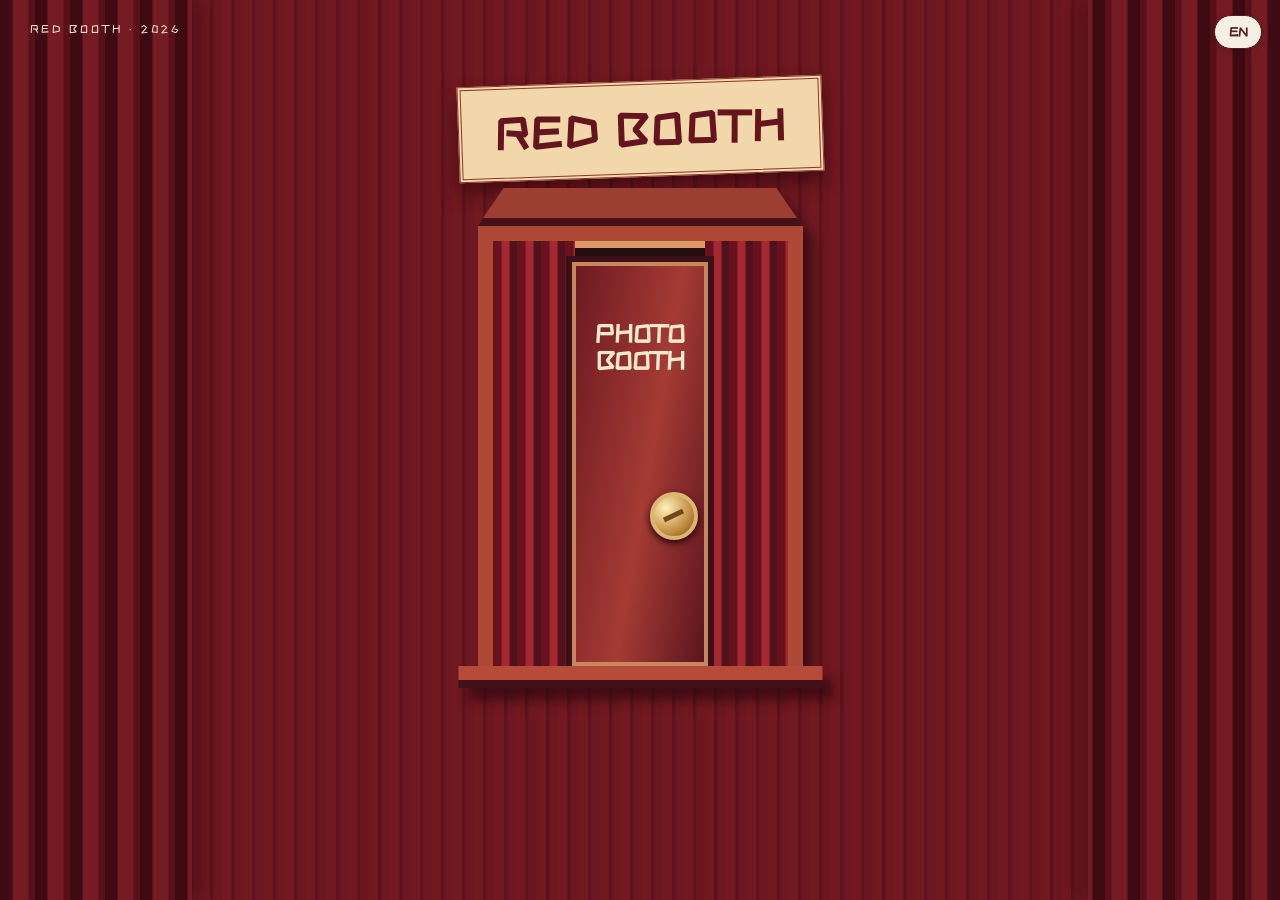
<file: index.html>
<!doctype html><html lang="zh-CN"><head><meta charset="UTF-8"><meta name="viewport" content="width=device-width,initial-scale=1"><meta name="theme-color" content="#711b23"><title>Red Booth</title><link rel="stylesheet" href="style.css"></head><body>
<button id="languageToggle" class="language-toggle" type="button" aria-label="Switch to English">EN</button>
<main>
<section id="welcome" class="screen welcome active" aria-label="照相馆入口" data-i18n-aria="welcomeArea"><span class="welcome-corner">RED BOOTH · 2026</span><div class="booth-wrap"><div class="booth-sign">RED BOOTH</div><div class="booth"><div class="booth-roof"></div><div class="booth-body"><div class="booth-curtain left"></div><div class="booth-curtain right"></div><div class="booth-door"><span data-i18n="doorLabel">PHOTO<br>BOOTH</span><button id="doorHandle" class="door-handle" aria-label="转动门把手" data-i18n-aria="doorHandle"><i></i></button></div></div><div class="booth-base"></div></div></div><button id="enterBtn" class="enter-btn" data-i18n="enter" hidden>进入 ↗</button></section>
<section id="studio" class="screen studio" aria-label="照片亭" data-i18n-aria="studioArea"><button id="homeBtn" class="corner-brand">✳ RED BOOTH</button>
<section id="formatStage" class="stage format-stage active"><div class="page-marker">01 / 04</div><h1 data-i18n="chooseFormat">选择照片格式</h1><div id="formatOptions" class="format-options"></div><button id="toFrames" class="next-btn" data-i18n="next">下一步 →</button></section>
<section id="selectStage" class="stage frame-stage"><div class="page-marker">02 / 04</div><h1 data-i18n="chooseFrame">选择相框</h1><div class="frame-center"><div id="framePreview" class="strip-preview"></div></div><div id="frameOptions" class="frame-options"></div><div class="stage-actions"><button id="backToFormats" class="plain-btn" data-i18n="back">← 返回</button><button id="toCapture" class="next-btn" data-i18n="next">下一步 →</button></div></section>
<section id="captureStage" class="stage capture-stage"><div class="page-marker">03 / 04</div><div class="capture-main"><div class="camera-shell"><div class="camera-top"><span data-i18n="live">● REC</span><span data-i18n="smile">SMILE, YOU'RE HERE! ✷</span></div><div class="camera-viewport"><video id="camera" autoplay playsinline muted></video><div id="cameraPlaceholder" class="camera-placeholder"><span>✦</span></div><div id="countOverlay" class="count-overlay" hidden></div></div><div class="camera-controls"><button id="openCamera" class="camera-open" aria-label="开启摄像头" data-i18n-aria="openCamera"><span class="camera-icon"><i></i></span><small data-i18n="openCamera">开启摄像头</small></button><button id="takePhoto" class="shutter" disabled aria-label="拍一张" data-i18n-aria="takePhoto"><i></i></button><button id="uploadBtn" class="upload-link" data-i18n="uploadPhotos">上传照片 ↗</button></div><p id="cameraMessage" class="camera-message">照片仅在本机处理</p></div><div class="shots-panel"><div class="shots-meta"><span id="shotCount">0 / 4</span><span data-i18n="shots">SHOTS</span></div><div id="shotGrid" class="shot-grid"></div><div class="capture-bottom"><button id="backToFrames" class="plain-btn" data-i18n="back">← 返回</button><button id="toPrint" class="next-btn" data-i18n="printNext" disabled>PRINT →</button></div></div></div></section>
<section id="uploadStage" class="stage upload-stage"><button id="backToCamera" class="upload-back" data-i18n="back">← BACK</button><div class="upload-center"><div id="uploadIntro"><div class="floating-photos" aria-hidden="true"><div></div><div></div><div></div></div><h1 data-i18n="uploadTitle">上传照片</h1></div><p id="uploadStatus">选择照片填满空位</p><div id="uploadPreview" class="upload-preview" hidden></div><button id="chooseFiles" class="upload-choose" data-i18n="chooseFiles">选择照片 ↗</button><button id="uploadPrint" class="next-btn" data-i18n="printNext" disabled>PRINT →</button></div></section>
<section id="printStage" class="stage print-stage"><div class="print-sign"><span>RED BOOTH</span><strong id="printTitle">PRINTING</strong><small id="printStatus" data-i18n="pleaseWait">请稍候</small></div><div class="printer"><div class="printer-slot"><div id="printingStrip" class="printing-strip"></div></div><div class="printer-inner"></div><div class="printer-foot" data-i18n="pickHere">PICK UP HERE ↓</div></div><div id="printTimer" class="print-timer"><strong id="printCountdown">5</strong><span data-i18n="seconds">SECONDS</span></div><button id="pickUpBtn" class="pick-up-btn" data-i18n="pickUp" hidden>PICK UP ↗</button></section>
<section id="resultStage" class="stage result-stage theme-white"><aside class="background-picker" aria-label="展示背景" data-i18n-aria="backgroundArea"><span data-i18n="background">BACKGROUND</span><div id="backgroundOptions"></div></aside><div class="result-center"><img id="resultImage" alt="照片预览" data-i18n-alt="photoPreview"><div class="result-actions"><button id="printBtn" data-i18n="print">PRINT</button><button id="downloadBtn" data-i18n="download">DOWNLOAD</button><button id="restartBtn" data-i18n="restart">RESTART</button></div></div></section>
<input id="fileInput" type="file" accept="image/*" multiple hidden></section></main><script src="i18n.js"></script><script src="script.js"></script></body></html>
</file>
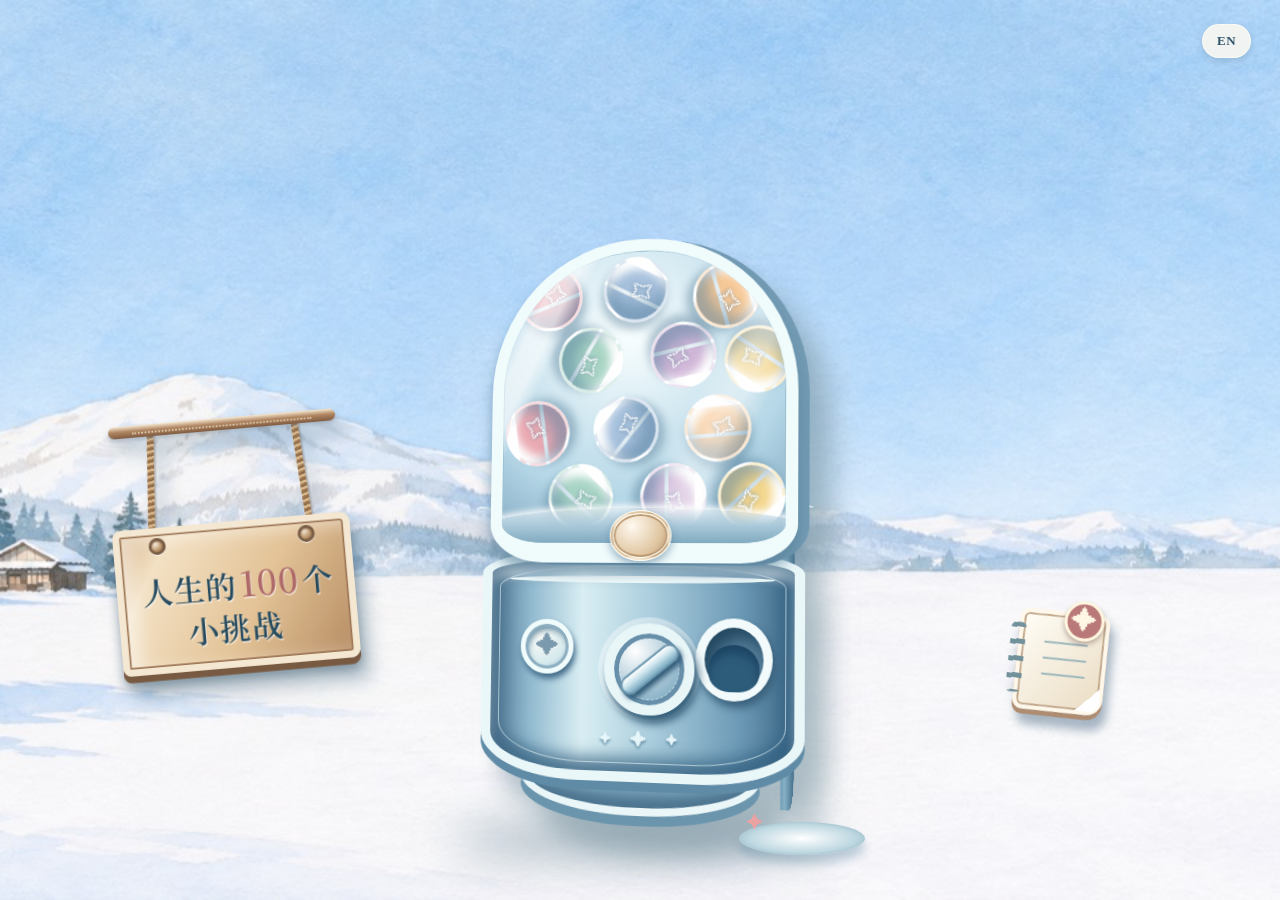
<file: life-challenges/index.html>
<!doctype html>
<html lang="zh-CN">
<head>
  <meta charset="utf-8">
  <meta name="viewport" content="width=device-width, initial-scale=1">
  <meta name="theme-color" content="#b4d4e8">
  <meta name="description" content="从一百件人生小挑战中，抽取今天的勇气。">
  <title>人生的 100 个小挑战 · 雪日扭蛋机</title>
  <link rel="preconnect" href="https://fonts.googleapis.com">
  <link rel="preconnect" href="https://fonts.gstatic.com" crossorigin>
  <link href="https://fonts.googleapis.com/css2?family=Noto+Serif+SC:wght@400;500;600;700&family=Noto+Sans+SC:wght@400;500;600;700&display=swap" rel="stylesheet">
  <link rel="stylesheet" href="style.css">
  <link rel="stylesheet" href="redesign.css">
  <link rel="stylesheet" href="minimal.css">
  <link rel="stylesheet" href="features.css">
  <link rel="stylesheet" href="polish.css">
  <link rel="stylesheet" href="language.css">
</head>
<body>
  <div class="scene" id="scene">
    <button id="languageToggle" class="language-toggle" type="button" aria-label="Switch to English">EN</button>
    <div class="sky-glow"></div><div class="moon"></div><div class="snowfall" id="snowfall" aria-hidden="true"></div>
    <div class="mountains" aria-hidden="true"><i></i><i></i><i></i></div>
    <div class="town" aria-hidden="true"><div class="house h1"><b></b></div><div class="house h2"><b></b></div><div class="house h3"><b></b></div><div class="tree t1"></div><div class="tree t2"></div><div class="tree t3"></div></div>
    <div class="ground" aria-hidden="true"></div><div class="snow-decor" aria-hidden="true"><div class="snowman"><i></i><b></b></div><div class="fir fir-a"></div><div class="fir fir-b"></div><div class="fir fir-c"></div><div class="gift gift-a"></div><div class="gift gift-b"></div><div class="stars">✳ &nbsp; ✦ &nbsp; ✳</div></div>
    <header class="site-header" aria-hidden="true"></header>
    <main class="main">
      <div class="intro"><div class="signpost"><div class="sign-rope rope-left"></div><div class="sign-rope rope-right"></div><div class="sign-arrow"><h1 id="mainTitle">人生的<span>100</span>个<br>小挑战</h1></div></div></div>
      <div class="machine-area">
        <div class="machine-shadow"></div>
        <div class="machine-tilt" id="machineTilt" aria-label="立体扭蛋机">
          <div class="machine-side"></div><div class="machine-top"></div>
          <div class="machine-face">
            <div class="machine-sign" aria-hidden="true"><span class="machine-emblem">✧</span></div>
            <div class="glass"><div class="glass-back"></div><div class="capsules" id="capsules" aria-hidden="true"></div><div class="glass-glare"></div><div class="dome-rim"></div></div>
            <div class="machine-body"><span class="metal-line"></span><div class="coin" aria-hidden="true"><span>✦</span></div><button class="lever" id="drawBtn" type="button" aria-label="转动旋钮，抽一个挑战" title="转动旋钮，抽一个挑战"><i></i></button><div class="chute"><div class="chute-inner"></div></div><div class="body-label" aria-hidden="true"><span>✦</span><span>✦</span><span>✦</span></div></div>
            <div class="machine-foot"></div>
          </div>
        </div>
        <div class="tray"><span>✦</span><i></i></div>
      </div>
      <div class="action-panel"><button id="openBookBtn" class="book-sticker" type="button" aria-label="打开记录本" title="打开记录本"><span class="sticker-page"><i></i><i></i><i></i><b>✦</b></span><span id="bookBadge" class="sticker-dot" hidden></span></button></div>
    </main>
  </div>
  <div class="result-overlay" id="resultOverlay" hidden><div class="result-backdrop"></div><div class="result-stage" role="dialog" aria-modal="true" aria-labelledby="resultTitle"><button id="closeResult" class="close-button" type="button" aria-label="关闭">×</button><div class="result-heading" id="resultTitle">你的今日挑战来了 ✦</div><div class="result-capsule" id="resultCapsule"><div class="capsule-top"></div><div class="capsule-bottom"></div><div class="capsule-star">✦</div></div><div class="paper" id="paper"><div class="paper-top">A LITTLE ADVENTURE FOR YOU</div><div class="paper-number" id="paperNumber">NO. 001</div><div class="paper-text" id="paperText"></div><div class="paper-bottom">愿你在平凡的一天里，遇见一点惊喜。 ✳</div></div><div class="result-buttons"><button id="saveBtn" class="save-button" type="button" aria-label="放进记录本" title="放进记录本"><span class="save-glyph" aria-hidden="true">▤<b>＋</b></span></button><button id="againBtn" class="again-button" type="button" aria-label="再抽一个" title="再抽一个"><span aria-hidden="true">↻</span></button></div></div></div>
  <div class="book-overlay" id="bookOverlay" hidden><div class="book-backdrop"></div><section class="notebook" role="dialog" aria-modal="true" aria-labelledby="bookTitle"><button id="closeBookBtn" class="book-close" type="button" aria-label="关闭记录本">×</button><div class="book-spine" aria-hidden="true"></div><div class="book-header"><small id="bookKicker">MY LITTLE ADVENTURES</small><h2 id="bookTitle">小挑战记录本</h2><p id="bookSummary">把想做的小事，慢慢完成。</p></div><div id="bookList" class="book-list"></div><div class="book-footer" id="bookFooter">每打一个勾，都是人生里闪亮的一页 ✦</div></section></div>
  <script type="module" src="script.js?v=4"></script>
</body>
</html>
</file>
<file: style.css>
@import url('https://fonts.googleapis.com/css2?family=ZCOOL+KuaiLe&display=swap');
:root{--font-ui:'ZCOOL KuaiLe','Comic Sans MS',cursive;--font-display:'ZCOOL KuaiLe','Comic Sans MS',cursive;color:#241b1b;font-family:var(--font-ui)}*{box-sizing:border-box}html,body{margin:0;min-height:100%;background:#f5f2ed}button{font:inherit;cursor:pointer}button:disabled{opacity:.45;cursor:not-allowed}button:focus-visible{outline:3px solid #e6b77b;outline-offset:4px}[hidden]{display:none!important}.screen,.stage{display:none}.screen.active,.stage.active{display:block}.studio{min-height:100svh;position:relative}.corner-brand{position:absolute;top:22px;left:25px;z-index:10;border:0;background:none;color:inherit;font-weight:700;letter-spacing:2px}.font-picker{position:absolute;top:20px;right:24px;z-index:10;display:flex;gap:6px;align-items:center;font-size:11px}.font-picker span{opacity:.6;margin-right:6px}.font-picker button{background:#fff8;border:1px solid currentColor;padding:6px 9px;border-radius:40px;font-size:11px}.font-picker button[aria-pressed=true]{background:#7b1d26;color:#fff;border-color:#7b1d26}.page-marker{font-size:11px;letter-spacing:3px;opacity:.6}.stage h1{font-family:var(--font-display);font-size:clamp(28px,4vw,42px);font-weight:500;margin:15px 0 0}.next-btn{border:1px solid #1e1920;background:#1e1920;color:#fff;padding:13px 29px;font-weight:700;letter-spacing:1px;min-width:138px}.next-btn:not(:disabled):hover{transform:translateY(-2px)}.plain-btn{border:0;background:none;padding:13px;color:inherit}.stage-actions{display:flex;align-items:center;justify-content:space-between;width:min(650px,90vw);margin:20px auto 0}.welcome{position:relative;min-height:100svh;overflow:hidden;color:#f8e8ce;background:repeating-linear-gradient(90deg,#5d131b 0 3px,#6d1720 4px 11px,#711820 12px 21px),#5d131b;text-align:center}.welcome:before,.welcome:after{content:'';position:absolute;top:0;bottom:0;width:15%;background:repeating-linear-gradient(90deg,#3f0b12 0 12px,#741b23 13px 28px,#591019 29px 35px);box-shadow:8px 0 20px #26060966}.welcome:before{left:0}.welcome:after{right:0;transform:scaleX(-1)}.welcome-corner{position:absolute;top:23px;left:30px;z-index:2;font-size:11px;letter-spacing:3px}.booth-wrap{width:min(365px,74vw);margin:9svh auto 0;position:relative;z-index:1}.booth-sign{padding:22px 8px;background:#f1d7aa;color:#64151e;border:4px double #8d3730;font-size:clamp(27px,4vw,44px);font-weight:700;letter-spacing:3px;transform:rotate(-2deg);box-shadow:0 10px 18px #22010888}.booth{margin:11px 20px 0;filter:drop-shadow(10px 12px 6px #21030b99)}.booth-roof{height:38px;background:#9c3e32;clip-path:polygon(8% 0,92% 0,100% 100%,0 100%);border-bottom:8px solid #45101a}.booth-body{height:min(440px,50vh);min-height:300px;position:relative;border:15px solid #ae4936;border-bottom:0;background:#260b10;overflow:hidden;box-shadow:inset 0 0 0 7px #d99a68}.booth-curtain{position:absolute;top:0;bottom:0;width:28%;background:repeating-linear-gradient(90deg,#68121d 0 8px,#a62731 9px 16px,#52121d 17px 24px);z-index:1}.booth-curtain.left{left:0}.booth-curtain.right{right:0}.booth-door{position:absolute;inset:5% 27% 0;background:linear-gradient(100deg,#6d1922,#a53b34 55%,#5c1520);border:4px solid #c9875e;box-shadow:0 0 0 6px #3b1018;z-index:2;transform-origin:left center;transition:transform .6s}.booth-door.open{transform:perspective(500px) rotateY(-50deg)}.booth-door>span{display:block;margin-top:42%;font-size:25px;font-weight:700;line-height:1.1}.door-handle{position:absolute;right:6px;top:57%;border:4px solid #dbb574;background:radial-gradient(circle at 30% 30%,#fff1b5,#bb8338 68%,#764524);width:48px;height:48px;border-radius:50%;box-shadow:0 3px 7px #260307}.door-handle i{display:block;background:#75451c;width:21px;height:5px;margin:auto;transform:rotate(-25deg)}.booth-base{height:22px;background:#b74b39;border-bottom:8px solid #411018;transform:scaleX(1.12)}.enter-btn{position:relative;z-index:2;margin:25px auto;border:0;background:#eed2a0;color:#5d1720;padding:14px 45px;font-weight:700;letter-spacing:3px}.format-stage{min-height:100svh;padding:100px 24px 55px;text-align:center;background:#f5f2ed}.format-options{display:flex;align-items:end;justify-content:center;gap:clamp(15px,5vw,75px);margin:45px auto 40px;max-width:950px}.format-card{width:240px;max-width:30%;border:0;background:none;padding:10px;color:inherit;text-align:center}.format-card[aria-pressed=true] .format-mini{outline:3px solid #8b2430;outline-offset:10px}.format-mini{margin:0 auto 22px;background:#211c20;padding:8px;display:grid;gap:4px;box-shadow:5px 7px 15px #0002}.format-mini span{display:block;background:#f9f8f5}.format-mini.vertical{width:64px;height:190px;grid-template-rows:repeat(4,1fr)}.format-mini.square{width:154px;height:188px;grid-template-columns:repeat(2,1fr);grid-template-rows:repeat(2,1fr);padding-top:22px;padding-bottom:22px}.format-mini.landscape{width:195px;height:125px;grid-template-columns:repeat(2,1fr);padding-top:20px;padding-bottom:20px}.format-card strong{display:block;font-family:var(--font-display);font-size:20px;font-weight:500}.format-card small{display:block;font-size:12px;color:#797170;margin-top:6px}.frame-stage{min-height:100svh;text-align:center;padding:90px 20px 36px;color:#f8e9d5;background:radial-gradient(#ddc6a611 1px,transparent 1px),radial-gradient(circle at 50% 40%,#86252c,#501017 80%);background-size:4px 4px,100% 100%}.frame-center{height:min(61svh,590px);min-height:400px;display:grid;place-items:center}.strip-preview{--frame:#252124;width:150px;height:calc(min(54svh,540px));background:var(--frame);padding:5px;gap:4px;display:grid;box-shadow:7px 12px 18px #20030788;position:relative}.strip-preview.vertical{grid-template-rows:repeat(4,1fr)}.strip-preview.square{width:min(320px,70vw);height:min(46svh,420px);grid-template-columns:repeat(2,1fr);grid-template-rows:repeat(2,1fr);padding:16px;gap:8px}.strip-preview.landscape{width:min(420px,75vw);height:min(31svh,240px);grid-template-columns:repeat(2,1fr);padding:15px;gap:8px}.frame-slot{min-height:0;min-width:0;background:#bcae99;display:grid;place-items:center;overflow:hidden;position:relative}.frame-slot img{width:100%;height:100%;object-fit:cover}.frame-slot span{font-size:19px;color:#695f5b}.strip-preview.special{padding:15px;gap:9px}.strip-preview.special .frame-slot{border:2px solid #f2e1bf}.strip-preview.special.star:after{content:'✦ ✶ ✦';position:absolute;bottom:1px;left:0;right:0;color:#d9b47c;font-size:12px}.strip-preview.special.lace .frame-slot{outline:2px dotted #ebdec4;outline-offset:2px}.strip-preview.special.daisy{background-image:radial-gradient(#e9ddc2 2px,transparent 2px);background-size:19px 19px}.frame-options{display:flex;align-items:center;justify-content:center;gap:10px;overflow-x:auto;max-width:95vw;margin:0 auto;padding:12px 6px}.frame-choice{flex:none;background:none;color:inherit;border:1px solid #f8e9d577;padding:6px 12px;min-width:80px;display:flex;align-items:center;justify-content:center;gap:7px;font-size:12px}.frame-choice[aria-pressed=true]{background:#f8e9d5;color:#4e151b;border-color:#f8e9d5}.swatch{width:15px;height:15px;border:1px solid #fff9;display:inline-block}.frame-stage .plain-btn{color:#f8e9d5}.frame-stage .next-btn{background:#e9d0ac;border-color:#e9d0ac;color:#52131a}.capture-stage,.upload-stage{min-height:100svh;background-color:#14375a;background-image:repeating-linear-gradient(110deg,#0d1c3088 0 2px,transparent 2px 5px),repeating-linear-gradient(25deg,#7b9bb855 0 1px,transparent 1px 5px);color:#fff;padding:78px 24px 40px}.capture-stage .page-marker{text-align:center}.capture-main{max-width:1050px;margin:25px auto;display:grid;grid-template-columns:minmax(300px,1.35fr) minmax(190px,.65fr);gap:50px;align-items:start}.camera-shell{background:#6f1c25;border:13px solid #982b30;padding:14px;box-shadow:10px 12px 0 #081b33a1;border-radius:26px}.camera-top{display:flex;justify-content:space-between;gap:10px;align-items:center;padding:0 4px 13px;font-size:11px;letter-spacing:1px}.camera-top span:first-child{color:#f8bcb5}.camera-viewport{height:min(49svh,430px);min-height:260px;position:relative;background:#241c22;overflow:hidden;border:5px solid #4d161e;border-radius:8px}.camera-viewport video{height:100%;width:100%;object-fit:cover;transform:scaleX(-1)}.camera-placeholder{position:absolute;inset:0;display:grid;place-items:center;background:radial-gradient(circle,#57444c,#241c22);font-size:75px}.count-overlay{position:absolute;inset:0;display:grid;place-items:center;background:#240c16a8;font-size:100px}.camera-controls{display:flex;align-items:center;justify-content:space-between;padding:19px 10px 4px}.camera-open{display:flex;align-items:center;gap:8px;border:0;background:none;color:#fff}.camera-open small{font-size:11px}.camera-icon{width:47px;height:33px;border:2px solid #f8e7d3;border-radius:7px;position:relative;display:grid;place-items:center}.camera-icon:before{content:'';position:absolute;top:-7px;left:6px;width:17px;height:6px;background:#f8e7d3;border-radius:3px 3px 0 0}.camera-icon i{width:16px;height:16px;border:3px solid #f8e7d3;border-radius:50%}.shutter{width:66px;height:66px;border:4px solid #f4e0d1;border-radius:50%;background:#e4c0b0;box-shadow:0 0 0 5px #4e1720;transition:transform .15s}.shutter:not(:disabled):hover{transform:scale(1.08)}.shutter:not(:disabled):active{transform:scale(.88);background:#fff}.shutter i{display:block;background:#9d2d34;width:45px;height:45px;border-radius:50%;margin:auto}.upload-link{border:0;background:none;color:#fff;font-size:12px}.camera-message{text-align:center;margin:15px 0 0;font-size:11px;min-height:25px}.shots-panel{padding:10px}.shots-meta{display:flex;justify-content:space-between;letter-spacing:2px;font-size:13px;border-bottom:1px solid #fff7;padding-bottom:14px}.shot-grid{display:grid;grid-template-columns:repeat(2,1fr);gap:12px;margin-top:16px}.shot{aspect-ratio:1;background:#e1d5c3;color:#6a5853;display:grid;place-items:center;position:relative;font-size:24px;overflow:hidden;border:4px solid #f5e9d7}.shot img{width:100%;height:100%;object-fit:cover}.shot button{position:absolute;top:3px;right:3px;background:#fff;border:0;color:#6b1420}.capture-bottom{display:flex;justify-content:space-between;align-items:center;margin-top:28px}.capture-bottom .plain-btn{color:#fff}.capture-bottom .next-btn{background:#e9d5b8;color:#5f1822;border:0}.upload-stage{position:relative;text-align:center;overflow:hidden}.upload-back{position:absolute;left:25px;top:80px;border:0;background:none;color:#fff}.upload-center{position:relative;z-index:1;max-width:550px;margin:9svh auto}.upload-center h1{margin-top:25px}.upload-center p{font-size:13px}.floating-photos{height:200px;position:relative}.floating-photos div{position:absolute;width:118px;height:155px;background:#f2e8da;border:13px solid #f2e8da;border-bottom-width:27px;box-shadow:5px 8px 12px #071b33aa;left:50%;top:18px;animation:float 3s ease-in-out infinite}.floating-photos div:before{content:'';display:block;width:100%;height:100%;background:#a3bbcb}.floating-photos div:first-child{transform:translateX(-90%) rotate(-18deg);animation-delay:-.5s}.floating-photos div:nth-child(2){transform:translateX(-10%) rotate(14deg);animation-delay:-1.2s}.floating-photos div:nth-child(3){transform:translateX(-50%) rotate(1deg);top:0}@keyframes float{50%{margin-top:-13px}}.upload-choose{border:2px dashed #f2e7d9;background:#f5ebdd;color:#193c58;padding:18px 35px;margin:20px auto;font-weight:700}.upload-shot-grid{display:flex;gap:8px;justify-content:center;min-height:55px;margin:10px auto 20px}.upload-shot-grid span{display:grid;place-items:center;width:47px;height:47px;background:#eee2d0;color:#426082;overflow:hidden}.upload-shot-grid img{width:100%;height:100%;object-fit:cover}.upload-stage .next-btn{background:#102e4f;border:1px solid #fff}.print-stage{min-height:100svh;background:#8f1d22;display:none;text-align:center;padding:10svh 20px 30px}.print-stage.active{display:flex;align-items:center;flex-direction:column}.print-sign{background:#e6d8c5;color:#3a2827;border:3px double #a68e7b;padding:12px 30px;box-shadow:4px 5px 10px #270b0e66}.print-sign span,.print-sign small{display:block;font-size:10px;letter-spacing:2px}.print-sign strong{display:block;font-size:24px;margin:7px}.printer{width:250px;height:340px;position:relative;overflow:hidden;margin-top:30px;border:13px ridge #2b1c1a;background:linear-gradient(100deg,#1d1010,#71625a 40%,#1b1213)}.printer-inner{position:absolute;inset:11px 15px 37px;border:4px ridge #796e68;background:linear-gradient(100deg,#1a1213,#544c48,#211617);box-shadow:inset 0 0 30px #000}.printer-slot{position:absolute;z-index:2;top:10px;left:50%;width:145px;height:280px;transform:translateX(-50%);overflow:hidden}.printer-slot:before{content:'';position:absolute;top:0;left:0;right:0;height:10px;background:#0f0a09;z-index:3}.printing-strip{width:110px;height:275px;margin:-280px auto 0;transition:margin 5s linear;background:#eee}.printing-strip.printing{margin-top:5px}.printing-strip img{width:100%;height:100%;object-fit:contain}.printer-foot{position:absolute;z-index:3;bottom:8px;left:0;right:0;color:#f8e8d0;font-size:10px;letter-spacing:2px}.print-timer{color:#fff4e3;display:flex;gap:9px;align-items:baseline;margin-top:8px}.print-timer strong{font-size:44px}.print-timer span{font-size:11px;letter-spacing:2px}.result-stage{min-height:100svh;position:relative;overflow:hidden}.result-center{min-height:100svh;display:flex;align-items:center;justify-content:center;flex-direction:column;gap:27px;padding:40px 100px}.result-center img{max-width:72vw;max-height:70svh;width:auto;height:auto;object-fit:contain;box-shadow:5px 8px 15px #0005}.result-actions{display:flex;gap:12px}.result-actions button{background:none;border:1.5px solid currentColor;color:inherit;padding:12px 17px;min-width:115px;font-size:11px;letter-spacing:1px;font-weight:700}.result-actions button:hover{background:#ffffff25}.background-picker{position:absolute;left:30px;top:50%;transform:translateY(-50%);z-index:3;display:flex;flex-direction:column;align-items:center;gap:13px}.background-picker>span{font-size:10px;letter-spacing:2px;writing-mode:vertical-rl;transform:rotate(180deg)}#backgroundOptions{display:flex;flex-direction:column;gap:10px}.background-option{width:27px;height:27px;background:var(--swatch);border:1px solid #7778;border-radius:50%}.background-option[aria-pressed=true]{outline:2px solid currentColor;outline-offset:3px}.theme-white{background:#fafafa;color:#202024}.theme-black{background:#171717;color:#fff}.theme-red{background:#a32025;color:#fff}.theme-pink{background:#f3ced3;color:#432a35}.theme-tile{background-color:#90191b;background-image:linear-gradient(90deg,#fff5 2px,transparent 3px),linear-gradient(#fff5 2px,transparent 3px);background-size:185px 185px;color:#fff}.theme-lacebg{background-color:#60101b;background-image:radial-gradient(#f4e3d1 1.5px,transparent 2px);background-size:18px 18px;color:#f9ebd7}.theme-denim{background-color:#8ba9bb;background-image:repeating-linear-gradient(110deg,#fff6 0 1px,transparent 1px 4px),repeating-linear-gradient(20deg,#315a7044 0 1px,transparent 1px 4px);color:#12283b}.theme-lacebg:before{content:'';position:absolute;left:0;top:0;bottom:0;width:18%;background:repeating-linear-gradient(90deg,#767d82 0 4px,#b6babe 5px 9px);border-right:16px dotted #e8d6bc}.theme-denim:before{content:'';position:absolute;right:0;top:0;bottom:0;width:18%;background:repeating-linear-gradient(0deg,#d9e2e588 0 12px,#6a91a288 13px 25px);border-left:15px dotted #e7e7df88}.result-center{position:relative;z-index:1}@media(max-width:750px){.corner-brand{top:15px;left:15px;font-size:11px}.font-picker{right:10px;top:12px}.font-picker span{display:none}.font-picker button{padding:5px 6px}.format-stage{padding-top:85px}.format-options{gap:0}.format-card{max-width:33%;padding:6px}.format-card strong{font-size:15px}.format-mini.vertical{width:45px;height:150px}.format-mini.square{width:100px;height:125px}.format-mini.landscape{width:105px;height:75px}.frame-stage{padding-top:85px}.frame-center{min-height:360px;height:52svh}.strip-preview{height:min(48svh,430px);width:120px}.strip-preview.square{width:min(65vw,260px);height:min(40svh,330px)}.strip-preview.landscape{width:min(75vw,330px);height:min(25svh,200px)}.frame-options{justify-content:flex-start}.capture-stage{padding:70px 12px 25px}.capture-main{grid-template-columns:1fr;gap:25px;margin-top:18px}.camera-shell{max-width:580px;margin:auto;width:100%}.camera-viewport{height:40svh;min-height:220px}.shots-panel{max-width:580px;margin:auto;width:100%}.shot-grid{grid-template-columns:repeat(4,1fr)}.shot{aspect-ratio:1}.upload-stage{padding-top:75px}.result-center{padding:40px 35px 40px 70px}.result-center img{max-width:80%;max-height:68svh}.result-actions{gap:5px}.result-actions button{min-width:0;padding:11px 10px;font-size:9px}.background-picker{left:12px}.background-option{width:22px;height:22px}.background-picker>span{font-size:8px}}@media print{body,.result-stage{background:#fff!important}.welcome,.corner-brand,.font-picker,.background-picker,.result-actions{display:none!important}.stage:not(.result-stage){display:none!important}.result-stage{display:block!important}.result-center{min-height:0;padding:0}.result-center img{max-width:100%;max-height:95vh;box-shadow:none}@page{margin:8mm}}
.studio[data-stage="selectStage"] .corner-brand,.studio[data-stage="captureStage"] .corner-brand,.studio[data-stage="uploadStage"] .corner-brand,.studio[data-stage="printStage"] .corner-brand{color:#fff}
.studio[data-stage="selectStage"] .font-picker,.studio[data-stage="captureStage"] .font-picker,.studio[data-stage="uploadStage"] .font-picker,.studio[data-stage="printStage"] .font-picker{color:#fff}
.studio[data-stage="resultStage"] .corner-brand,.studio[data-stage="resultStage"] .font-picker{display:none}
.frame-options{scrollbar-width:none}.frame-options::-webkit-scrollbar{display:none}
@media(max-width:750px){.frame-options{gap:4px;justify-content:center;flex-wrap:wrap;max-width:100%}.frame-choice{min-width:44px;padding:5px 6px;font-size:11px;gap:4px}.frame-choice .swatch{width:11px;height:11px}}
@media(prefers-reduced-motion:reduce){.floating-photos div{animation:none}.booth-door,.printing-strip{transition:none}}
/* Upload review: photos stay here until the user prints. */
.upload-stage{overflow:auto}.upload-center{margin:5svh auto;max-width:min(660px,90vw)}.upload-center:has(.upload-preview:not([hidden])){margin:0 auto}.upload-preview{--preview-frame:#171719;margin:20px auto 16px;background:var(--preview-frame);padding:8px;display:grid;gap:6px;box-shadow:0 0 0 12px #f7f5f0,0 0 0 18px #1b1b1d,7px 13px 20px #07182f99;outline:2px solid #171719;outline-offset:13px}.upload-preview.vertical{width:145px;height:min(57svh,520px);grid-template-rows:repeat(4,1fr)}.upload-preview.square{width:min(55vw,350px);height:min(53svh,410px);grid-template-columns:repeat(2,1fr);grid-template-rows:repeat(2,1fr)}.upload-preview.landscape{width:min(70vw,430px);height:min(38svh,270px);grid-template-columns:repeat(2,1fr)}.upload-preview.special{padding:17px;gap:11px}.upload-preview-slot{position:relative;display:block;border:0;background:#d6c8b3;overflow:hidden;min-width:0;min-height:0;width:100%;height:100%;padding:0}.upload-preview-slot img{width:100%;height:100%;object-fit:cover}.upload-preview-slot span{position:absolute;inset:0;display:grid;place-items:center;background:#1016219c;color:#fff;font-family:var(--font-ui);font-size:14px;font-weight:700;letter-spacing:1px;opacity:0;transition:opacity .2s}.upload-preview-slot:hover span,.upload-preview-slot:focus-visible span,.upload-preview-slot:not(:has(img)) span{opacity:1}.upload-center:has(.upload-preview:not([hidden])) .upload-choose{display:block;margin:25px auto 12px;padding:11px 20px;font-size:12px}.upload-center:has(.upload-preview:not([hidden])) #uploadPrint{margin-top:16px;background:#f2e8db;color:#153654}.pick-up-btn{margin-top:25px;border:2px solid #f2dfc1;background:#f2dfc1;color:#652029;padding:15px 38px;font-weight:700;letter-spacing:2px;animation:pick-appear .35s ease-out}.pick-up-btn:hover{transform:translateY(-2px)}@keyframes pick-appear{from{opacity:0;transform:translateY(12px)}to{opacity:1;transform:translateY(0)}}
@media(max-width:750px){.upload-preview.vertical{width:120px;height:min(53svh,450px)}.upload-preview.square{width:min(65vw,300px);height:min(48svh,360px)}.upload-preview.landscape{width:min(70vw,330px);height:min(33svh,220px)}.upload-preview-slot span{font-size:10px}.upload-center:has(.upload-preview:not([hidden])){padding-top:32px}}
@media(prefers-reduced-motion:reduce){.pick-up-btn{animation:none}}
.printer-slot{width:215px}.printer[data-format="vertical"]{--sheet-w:90px;--sheet-h:268px;--sheet-end:5px}.printer[data-format="square"]{--sheet-w:174px;--sheet-h:260px;--sheet-end:7px}.printer[data-format="landscape"]{--sheet-w:190px;--sheet-h:122px;--sheet-end:72px}.printing-strip{width:var(--sheet-w,110px);height:var(--sheet-h,275px);margin-top:calc(-1 * var(--sheet-h,275px));background:transparent}.printing-strip.printing{margin-top:var(--sheet-end,5px)}.printing-strip img{object-fit:fill}
.language-toggle{position:fixed;top:15px;right:18px;z-index:100;border:1px solid #4c1d25;background:#f8efe4;color:#542028;min-width:48px;height:34px;padding:0 9px;border-radius:18px;font-family:var(--font-ui);font-size:13px;font-weight:700;box-shadow:0 2px 6px #0002}.language-toggle:hover{transform:translateY(-1px)}.screen:has(.format-stage.active)~.language-toggle{color:#542028}@media(max-width:750px){.language-toggle{top:12px;right:12px}}
@media print{.language-toggle{display:none!important}}
</file>
<file: life-challenges/style.css>
:root{--blue:#9dc7df;--deep:#436b88;--ink:#24475f;--cream:#fff9ed;--pink:#efb8b4}*{box-sizing:border-box}html,body{margin:0;min-height:100%;font-family:'Noto Sans SC',sans-serif;color:var(--ink)}button{font:inherit;cursor:pointer}button:focus-visible{outline:3px solid #ed8d8b;outline-offset:4px}[hidden]{display:none!important}.scene{position:relative;min-height:100svh;overflow:hidden;background:linear-gradient(#8fbcd7 0%,#cde6ef 51%,#f3f4ee 77%,#e9f3f5 100%)}.sky-glow{position:absolute;width:80vw;height:65vh;left:10%;top:8%;background:radial-gradient(ellipse,#fff9 0%,#fff0 65%);pointer-events:none}.moon{position:absolute;right:12%;top:9%;width:55px;height:55px;border-radius:50%;background:#fffbe9;box-shadow:0 0 24px 12px #fffbe788,0 0 80px 25px #fff8}.mountains{position:absolute;inset:31% 0 auto;height:280px;overflow:hidden}.mountains i{position:absolute;bottom:0;width:65%;height:100%;background:linear-gradient(130deg,#fff,#b9d8e4);clip-path:polygon(0 100%,35% 20%,44% 45%,62% 4%,100% 100%);filter:drop-shadow(0 10px 10px #81aab9)}.mountains i:nth-child(1){left:-12%;transform:scale(.75);transform-origin:bottom}.mountains i:nth-child(2){left:28%;opacity:.9}.mountains i:nth-child(3){right:-20%;transform:scale(.8);transform-origin:bottom}.ground{position:absolute;left:-10%;right:-10%;bottom:-80px;height:35%;background:radial-gradient(ellipse at 70% 0,#fff 0%,#eff9fb 35%,#cfe3e9 100%);border-radius:50% 50% 0 0;box-shadow:0 -12px 45px #fff9}.town{position:absolute;left:0;right:0;bottom:16%;height:200px;opacity:.78}.house{position:absolute;bottom:0;width:95px;height:94px;background:#d5e9ed;border:6px solid #f8ffff;border-radius:6px;box-shadow:inset 0 0 18px #8caabb,7px 8px 13px #66899b55}.house:before{content:'';position:absolute;left:-15px;right:-15px;top:-35px;border-left:62px solid transparent;border-right:62px solid transparent;border-bottom:36px solid #e7f6f8;filter:drop-shadow(0 -5px 2px white)}.house b{position:absolute;left:28px;top:23px;width:30px;height:34px;background:#ffdca2;box-shadow:0 0 20px 7px #ffeac28a;border:4px solid #9ab6c0}.h1{left:5%;transform:scale(.7)}.h2{left:19%;transform:scale(.46)}.h3{right:6%;transform:scale(.86)}.tree{position:absolute;bottom:0;width:12px;height:90px;background:#809eaa}.tree:before,.tree:after{content:'';position:absolute;left:-30px;bottom:20px;width:70px;height:75px;background:#e4f4f5;clip-path:polygon(50% 0,100% 100%,0 100%);filter:drop-shadow(0 3px 2px #8db2bd)}.tree:after{bottom:54px;transform:scale(.75)}.t1{left:13%}.t2{right:19%;transform:scale(.8)}.t3{right:2%;transform:scale(.5)}.snowfall{position:absolute;inset:0;pointer-events:none;z-index:5}.flake{position:absolute;top:-20px;width:var(--s);height:var(--s);border-radius:50%;background:#fff;opacity:var(--o);filter:blur(var(--blur));animation:snow var(--d) linear infinite;animation-delay:var(--delay)}@keyframes snow{to{transform:translate(var(--drift),110vh)}}.site-header{position:relative;z-index:6;display:flex;justify-content:space-between;padding:26px clamp(22px,4vw,70px);font-size:11px;letter-spacing:.17em;color:#46657b}.main{position:relative;z-index:4;display:grid;grid-template-columns:minmax(280px,1fr) minmax(330px,510px) minmax(250px,1fr);align-items:center;gap:clamp(14px,2vw,42px);max-width:1600px;min-height:calc(100svh - 110px);margin:auto;padding:0 clamp(22px,4vw,70px) 55px}.intro{align-self:center;margin-top:-70px}.intro-tag{display:inline-block;border:1px solid #7095a9;border-radius:30px;padding:8px 15px;background:#fffa;font-size:11px;letter-spacing:.08em}.intro h1{font-family:'Ma Shan Zheng',serif;font-weight:400;font-size:clamp(50px,6vw,93px);line-height:1.15;margin:20px 0;color:#255574;text-shadow:2px 3px #fff}.intro h1 span{color:#da777a;font-family:Georgia,serif;font-style:italic;font-size:1.07em;padding:0 .08em}.intro p{line-height:2;color:#526e7b;font-size:14px}.progress{display:inline-block;margin-top:28px;padding:11px 16px;background:#fffb;border:1px solid #d9e5e7;border-radius:7px;font-size:12px;box-shadow:0 8px 24px #79a4b329}.progress strong{font-size:20px;color:#d27173}.machine-area{position:relative;height:min(700px,75svh);min-height:540px;display:flex;align-items:center;justify-content:center;perspective:1100px}.machine-shadow{position:absolute;bottom:15px;width:72%;height:50px;background:#4f78935c;filter:blur(25px);border-radius:50%}.machine-tilt{position:relative;width:350px;height:600px;transform-style:preserve-3d;transform:rotateY(-9deg) rotateX(2deg);transition:transform .2s ease-out;filter:drop-shadow(20px 24px 15px #5681997a)}.machine-face{position:absolute;inset:0;transform:translateZ(25px);transform-style:preserve-3d}.machine-side{position:absolute;top:30px;bottom:14px;right:-48px;width:75px;background:linear-gradient(90deg,#6f9bb7,#a9d0e4 45%,#668eaa);transform:rotateY(90deg) translateX(25px);transform-origin:left;clip-path:polygon(0 0,100% 3%,100% 97%,0 100%);border-radius:8px}.machine-top{position:absolute;top:0;left:16px;width:330px;height:65px;background:#d8f0f5;transform:rotateX(90deg) translateY(-27px);transform-origin:top;border-radius:25px}.machine-sign{position:absolute;top:0;left:7%;width:86%;height:103px;text-align:center;background:linear-gradient(130deg,#e7f7fb,#b3d7e9 50%,#89bbd8);border:8px solid #e9f8fa;border-radius:25px 25px 12px 12px;box-shadow:0 7px 12px #5c8ca4a6,inset 0 0 0 2px #83aac3;z-index:3;display:flex;flex-direction:column;align-items:center;justify-content:center}.machine-sign small,.machine-sign span{font-size:9px;letter-spacing:.23em;color:#557c94}.machine-sign strong{font-family:'Ma Shan Zheng',serif;color:#2d6582;font-size:31px;font-weight:400;line-height:1.2}.glass{position:absolute;top:88px;left:7%;width:86%;height:307px;border:13px solid #c2dce9;border-radius:20px 20px 12px 12px;background:linear-gradient(115deg,#f5ffff6b,#76aacc36 52%,#d9f0f5a3);box-shadow:inset 0 0 0 6px #ffffffaf,inset 0 0 35px #4b86a1aa,0 7px 9px #5b8499a1;overflow:hidden;z-index:2;transform:translateZ(10px)}.glass-back{position:absolute;inset:9px;background:radial-gradient(circle at 50% 30%,#e7f6fc,#a8cee2 80%);border-radius:8px}.glass-glare{position:absolute;inset:0;background:linear-gradient(120deg,#fff9 0 9%,transparent 10% 37%,#fff5 40% 45%,transparent 48%);pointer-events:none}.capsules{position:absolute;inset:0;transform-style:preserve-3d}.mini-capsule{position:absolute;width:68px;height:68px;border-radius:50%;background:linear-gradient(160deg,#fff 0 22%,var(--c) 23% 56%,#fff9 57% 61%,var(--c) 62%);border:2px solid #fff9;box-shadow:inset -8px -9px 12px #4f7c9973,inset 7px 6px 9px #fff9,3px 6px 6px #5c8ba27d;transform:translate3d(0,0,var(--z)) rotate(var(--r));transition:transform .5s}.mini-capsule:after{content:'✦';position:absolute;left:23px;top:19px;color:#fff8;font-size:20px;text-shadow:0 1px 4px #6b8aa1}.machine-tilt.mixing .mini-capsule{animation:mix .65s ease-in-out infinite alternate;animation-delay:var(--delay)}@keyframes mix{0%{transform:translate3d(-13px,12px,var(--z)) rotate(-35deg) scale(.95)}50%{transform:translate3d(20px,-25px,var(--z)) rotate(75deg) scale(1.04)}100%{transform:translate3d(-18px,-7px,var(--z)) rotate(165deg)}}.machine-body{position:absolute;left:3%;right:3%;top:388px;height:192px;border-radius:16px 16px 28px 28px;background:linear-gradient(100deg,#7eacc9,#c6e3ed 22%,#a4cce1 62%,#608db0);border:9px solid #e0f2f5;box-shadow:inset 0 4px 8px #fff,inset 0 -12px 15px #4e7899a3,0 9px 0 #6389a2;z-index:3}.metal-line{position:absolute;left:8%;right:8%;top:8px;height:2px;background:#f5ffff}.coin{position:absolute;left:30px;top:37px;width:60px;height:66px;background:#cce7f0;border:6px solid #e8f8fa;border-radius:8px;box-shadow:inset 0 5px 8px #79a4bd;display:grid;place-content:center;text-align:center}.coin span{font-family:Georgia,serif;font-weight:bold;font-size:18px}.coin small{font-size:6px}.lever{position:absolute;left:129px;top:47px;width:82px;height:82px;border-radius:50%;background:linear-gradient(135deg,#f6ffff,#9cbbce);border:8px solid #d4eaf2;box-shadow:inset 0 0 0 6px #79a3be,2px 6px 8px #47748d88;display:grid;place-items:center}.lever i{width:55px;height:16px;border-radius:10px;background:linear-gradient(#fff,#b3d2df);border:2px solid #7da3ba;box-shadow:0 4px 4px #537b95;transform:rotate(-40deg)}.machine-tilt.mixing .lever i{animation:turn .8s ease-in-out 2}@keyframes turn{to{transform:rotate(320deg)}}.chute{position:absolute;right:28px;top:36px;width:78px;height:76px;border:8px solid #dceef3;border-radius:50%;background:#527e9b;box-shadow:inset 7px 10px 14px #254f70,0 3px 7px #557f93}.chute-inner{position:absolute;inset:17px 4px 0;background:#2d5c7a;border-radius:50% 50% 40% 40%;box-shadow:inset 0 8px 8px #1d4564}.body-label{position:absolute;bottom:12px;left:0;right:0;text-align:center;font-size:10px;letter-spacing:.13em;color:#eaffff}.machine-foot{position:absolute;bottom:3px;left:13%;width:74%;height:34px;border-radius:0 0 24px 24px;background:linear-gradient(#86b5cf,#5c8da9);border:7px solid #dbf0f4;box-shadow:0 8px 0 #709bb1}.tray{position:absolute;bottom:0;right:9%;width:124px;height:32px;border-radius:50%;background:radial-gradient(ellipse,#f9ffff,#afcfdb 70%,#6f9db8);box-shadow:0 9px 10px #638ba163}.tray span{position:absolute;left:8px;top:-12px;color:#e9a1a2}.machine-hint{position:absolute;bottom:-19px;left:0;right:0;text-align:center;font-size:10px;color:#618294;letter-spacing:.06em}.dispensed{position:absolute;z-index:7;left:50%;top:53%;width:72px;height:72px;border-radius:50%;background:linear-gradient(150deg,#fff 0 35%,#e2a8a8 36% 58%,#fff 59% 62%,#d9878e 63%);border:3px solid #fff;box-shadow:inset -9px -8px 12px #945f7488,4px 10px 12px #597f9788;animation:drop 1.1s cubic-bezier(.28,.8,.31,1) forwards}@keyframes drop{0%{transform:translate(-30px,-130px) scale(.4);opacity:0}22%{opacity:1}55%{transform:translate(78px,127px) rotate(130deg) scale(1)}73%{transform:translate(112px,190px) rotate(260deg) scale(.93)}86%{transform:translate(116px,158px) rotate(330deg) scale(.93)}100%{transform:translate(117px,185px) rotate(390deg) scale(.93)}}.action-panel{align-self:center;margin-top:90px;background:#fffaf0de;border:1px solid #fff;border-radius:15px;padding:31px 26px;box-shadow:0 18px 40px #6f9cac4d;backdrop-filter:blur(9px)}.panel-number{font-family:Georgia,serif;color:#d37f81;letter-spacing:.17em;font-size:12px}.panel-title{font-family:'Ma Shan Zheng',serif;font-size:30px;color:#2e5f7e;margin:16px 0}.action-panel p{font-size:12px;line-height:1.8;color:#637e89}.draw-button{margin-top:22px;width:100%;display:flex;align-items:center;justify-content:space-between;background:#d77278;color:white;border:0;border-radius:6px;padding:15px 19px;box-shadow:0 6px 0 #a95d68,0 11px 18px #bc77776b;transition:transform .15s}.draw-button:hover{transform:translateY(-3px)}.draw-button:disabled{opacity:.7;cursor:wait}.draw-button b{font-size:22px;font-weight:400}.text-button{display:block;margin:22px auto 0;background:none;border:0;color:#658699;font-size:11px;text-decoration:underline;text-underline-offset:4px}footer{position:relative;z-index:4;display:flex;justify-content:space-between;padding:0 clamp(22px,4vw,70px) 24px;font-size:10px;letter-spacing:.1em;color:#6c91a1}footer span{color:#de8f91}.result-overlay{position:fixed;inset:0;z-index:20;display:grid;place-items:center}.result-backdrop{position:absolute;inset:0;background:#264d69ab;backdrop-filter:blur(9px)}.result-stage{position:relative;width:min(500px,94vw);min-height:610px;text-align:center;padding:40px 28px 24px;display:flex;align-items:center;flex-direction:column}.close-button{position:absolute;right:8px;top:7px;width:38px;height:38px;border:1px solid #fff;border-radius:50%;background:#ffffff42;color:white;font-size:24px}.result-heading{color:white;font-family:'Ma Shan Zheng',serif;font-size:34px;text-shadow:0 3px 7px #244f69}.result-capsule{position:relative;width:200px;height:200px;margin:15px auto -50px;filter:drop-shadow(0 18px 13px #18466078);animation:appear .55s cubic-bezier(.2,1.4,.4,1) both}.capsule-top,.capsule-bottom{position:absolute;left:0;width:200px;height:100px;border:5px solid #fff9;box-shadow:inset -15px 8px 20px #ffffff8a}.capsule-top{top:0;border-radius:110px 110px 8px 8px;background:linear-gradient(140deg,#ffe6e5,#df858e);transform-origin:50% 100%;transition:transform .6s ease,opacity .6s}.capsule-bottom{bottom:0;border-radius:8px 8px 110px 110px;background:linear-gradient(155deg,#fff,#c6e2ef);transition:transform .6s ease,opacity .6s}.capsule-star{position:absolute;left:80px;top:72px;font-size:35px;color:#fff;text-shadow:0 2px 8px #bd6b7e}.result-stage.open .capsule-top{transform:translate(-70px,-46px) rotate(-35deg);opacity:.8}.result-stage.open .capsule-bottom{transform:translate(62px,49px) rotate(23deg);opacity:.8}.result-stage.open .capsule-star{opacity:0}.paper{position:relative;z-index:2;width:min(350px,85vw);min-height:255px;padding:31px 24px 28px;background:#fffaf0;color:#345870;box-shadow:0 12px 22px #2249658c,0 0 0 5px #fffcf5,inset 0 0 0 1px #d5c7ac;clip-path:polygon(0 0,100% 0,100% 96%,97% 100%,0 100%);transform:scale(.05) translateY(200px);opacity:0;transition:transform .7s cubic-bezier(.18,1.25,.3,1),opacity .5s}.result-stage.open .paper{transform:scale(1) translateY(0);opacity:1}.paper-top{font-family:Georgia,serif;font-size:10px;letter-spacing:.18em;color:#b88383;border-bottom:1px solid #dfd4c2;padding-bottom:14px}.paper-number{font-family:Georgia,serif;font-size:13px;margin:22px 0 12px;color:#d17f83}.paper-text{font-family:'Ma Shan Zheng',serif;font-size:clamp(31px,6vw,43px);line-height:1.3}.paper-bottom{font-size:10px;margin-top:25px;color:#94a1a4}.again-button{position:relative;z-index:3;margin-top:26px;padding:11px 28px;border:1px solid #fff;color:white;background:#fff2;border-radius:30px;opacity:0;transition:opacity .3s}.result-stage.open .again-button{opacity:1}@keyframes appear{from{opacity:0;transform:translateY(-150px) scale(.25) rotate(-40deg)}to{opacity:1;transform:translateY(0) scale(1) rotate(0)}}@media(max-width:1100px){.main{grid-template-columns:1fr 380px;gap:5px}.intro{margin-top:0}.action-panel{grid-column:1 / -1;margin:0 auto 20px;width:min(550px,100%)}.machine-area{height:650px}.machine-tilt{transform:scale(.86) rotateY(-9deg)!important}.machine-hint{bottom:12px}}@media(max-width:700px){.site-header{padding:18px 18px 0}.header-right{display:none}.main{display:flex;flex-direction:column;padding:22px 18px 40px;min-height:0}.intro{text-align:center}.intro h1{font-size:58px;margin:14px 0}.intro p{font-size:12px;line-height:1.8}.progress{margin-top:12px}.machine-area{width:100%;height:540px;min-height:540px;margin-top:-15px}.machine-tilt{transform:scale(.72) rotateY(-9deg)!important}.machine-shadow{bottom:34px}.machine-hint{bottom:0}.action-panel{margin-top:0;width:100%;padding:22px}.panel-title{font-size:27px}footer{padding:0 20px 20px;font-size:9px;gap:20px}.town{bottom:30%}}@media(prefers-reduced-motion:reduce){.flake,.machine-tilt.mixing .mini-capsule,.machine-tilt.mixing .lever i,.dispensed,.result-capsule{animation-duration:.01ms!important;animation-iteration-count:1!important}.paper,.capsule-top,.capsule-bottom{transition-duration:.01ms!important}}
</file>
<file: life-challenges/redesign.css>
@import url('https://fonts.googleapis.com/css2?family=Long+Cang&family=ZCOOL+KuaiLe&display=swap');
:root{--hand:'Long Cang','ZCOOL KuaiLe',cursive;--snow:#fffdfa;--navy:#355b70;--wood:#b78b69;--red:#bc676b}
body{font-family:var(--hand)}
.scene{background:radial-gradient(ellipse at 48% 16%,#fff 0%,#f7fcfc 29%,#e5f2f5 63%,#d8e8ed 100%)}
.sky-glow{top:0;left:0;width:100%;height:70%;background:radial-gradient(ellipse at 52% 15%,#fff 0 20%,#fff0 68%)}
.moon{right:14%;top:12%;width:33px;height:33px;background:#fff;box-shadow:0 0 0 10px #fff8,0 0 40px #d1eaf3}
.mountains{top:29%;height:240px;opacity:.42}.mountains i{background:linear-gradient(145deg,#fff,#d7e8ea)}
.town{bottom:15%;opacity:.48;filter:saturate(.65)}.ground{height:37%;bottom:-80px;background:radial-gradient(ellipse at 52% 18%,#fff 0 37%,#e9f4f5 100%);box-shadow:0 -20px 55px #fff}
.site-header{font-family:var(--hand);font-size:18px;letter-spacing:.06em;color:#79919b;padding-top:24px}.header-right{color:#af7e83}
.main{grid-template-columns:minmax(270px,1fr) minmax(370px,520px) minmax(250px,1fr);min-height:calc(100svh - 100px);padding-bottom:42px}
.intro{position:relative;align-self:center;margin-top:0;padding-top:90px;text-align:center;min-height:610px}
.signpost{position:relative;width:280px;height:310px;margin:0 auto;filter:drop-shadow(9px 15px 9px #78929d60);transform:rotate(-5deg)}
.sign-arrow{position:relative;z-index:2;width:280px;min-height:172px;padding:15px 26px 14px 18px;background:linear-gradient(160deg,#f7eee0,#f0dfc9 55%,#dabda3);border:5px solid #fff9ed;box-shadow:inset 0 0 0 2px #c9a784,0 9px 0 #b58d70,0 11px 0 #fff8;border-radius:8px 12px 12px 8px;clip-path:polygon(0 0,83% 0,100% 50%,83% 100%,0 100%)}
.sign-arrow:before,.sign-arrow:after{content:'';position:absolute;left:16px;top:29px;width:8px;height:8px;border-radius:50%;background:#a8876b;box-shadow:1px 2px 2px #fff}.sign-arrow:after{top:auto;bottom:24px}
.sign-arrow>span{display:block;color:#b57774;font-size:18px;letter-spacing:.02em}.intro h1{font-family:var(--hand);font-size:47px;line-height:.94;margin:8px 0 5px;color:#476678;text-shadow:1px 2px #fff;font-weight:400;white-space:nowrap}.intro h1 span{font-family:var(--hand);font-size:1.2em;color:#c7787d;font-style:normal}.sign-arrow small{font-family:Georgia,serif;font-size:8px;letter-spacing:.07em;color:#9b7d6e}
.sign-pole{position:absolute;left:127px;top:155px;width:27px;height:151px;background:linear-gradient(90deg,#977052,#c59d7b 40%,#8c644c);border:3px solid #e2c8ad;box-shadow:8px 0 0 #8d674c}.sign-base{position:absolute;left:90px;bottom:-6px;width:115px;height:31px;background:#fff;border-radius:50%;box-shadow:0 8px 14px #97b3bd}
.intro p{font-family:var(--hand);font-size:26px;line-height:1.4;color:#637b83;margin:7px 0}.progress{margin-top:10px;font-family:var(--hand);font-size:20px;border:1px solid #fff;background:#fffcf6de;box-shadow:0 6px 10px #8eabb627}.progress strong{font-size:27px;color:#bf7379}
.machine-area{height:min(740px,80svh);min-height:650px;perspective:1200px;align-self:center}.machine-shadow{bottom:14px;width:76%;height:45px;background:#54758a70;filter:blur(23px)}
.machine-tilt{width:355px;height:610px;transform:rotateY(-11deg) rotateX(3deg);filter:drop-shadow(22px 27px 13px #728f9c8f)}
.machine-top{top:281px;left:4%;width:92%;height:65px;background:#c6dfeb;transform:rotateX(84deg) translateY(-30px);border-radius:50%;box-shadow:0 0 0 8px #ecf7f9}
.machine-side{top:305px;right:-35px;bottom:35px;width:75px;background:linear-gradient(90deg,#6f9cb4,#87b1c7 30%,#456f8a);transform:rotateY(80deg) translateX(16px);clip-path:none;border-radius:0 45% 38% 0/0 12% 15% 0}
.machine-face{transform:translateZ(35px)}
.machine-sign{top:284px;left:20%;width:60%;height:48px;border:4px solid #fff8;border-radius:12px;background:linear-gradient(#f9eee3,#eddbca);z-index:5;box-shadow:0 5px 8px #44698162;transform:translateZ(25px)}.machine-sign small,.machine-sign span{display:none}.machine-sign strong{font-family:var(--hand);font-size:28px;color:#a96168;line-height:1}
.glass{top:9px;left:6%;width:88%;height:328px;border:12px solid #eaf7fa;border-bottom-width:20px;border-radius:49% 49% 18% 18%/48% 48% 12% 12%;background:linear-gradient(130deg,#fff9,#b8d9e4af 58%,#ecf8fcb0);box-shadow:inset 0 0 0 4px #90b5c7,inset -22px -10px 30px #6395acb5,0 12px 10px #658b9f9c,12px 3px 0 #85abc0;overflow:hidden;transform:translateZ(18px);z-index:3}
.glass-back{inset:1px;border-radius:48% 48% 12% 12%;background:radial-gradient(circle at 42% 35%,#f7ffff,#abd0de 70%,#759fb7)}
.glass-glare{background:linear-gradient(113deg,transparent 0 11%,#fff8 13% 23%,transparent 26% 67%,#fff6 69% 75%,transparent 77%);border-radius:inherit}.dome-rim{position:absolute;bottom:-8px;left:-8%;width:116%;height:43px;border-radius:50%;background:linear-gradient(#fff9,#a8c8d9 42%,#6f9cb4);box-shadow:0 -3px 7px #fff,0 5px 7px #63899f}
.mini-capsule{width:67px;height:67px;box-shadow:inset -10px -10px 13px #668da285,inset 8px 6px 8px #fff,4px 6px 7px #4f77946c}.mini-capsule:after{content:'✳';color:#fff;font-family:var(--hand);font-size:26px}
.machine-body{top:322px;left:4%;right:4%;height:232px;border:10px solid #eaf7f9;border-radius:40% 40% 31% 31%/11% 11% 20% 20%;background:linear-gradient(90deg,#6d96ad 0%,#9cc4d7 12%,#d4eaf0 34%,#a3c8d9 69%,#628ba5 100%);box-shadow:inset 13px 0 20px #648ba6a9,inset -15px 0 18px #406b898f,inset 0 10px 8px #fff9,inset 0 -13px 13px #426f8a85,0 8px 0 #6f9bb2;z-index:2}
.metal-line{left:6%;right:6%;top:18px;height:7px;border-top:2px solid #fff9;border-radius:50%}
.coin{top:58px;left:27px;width:56px;height:58px;border-radius:50%;border:5px solid #f7fcfb;background:linear-gradient(140deg,#c0dbe5,#eaf7f6);box-shadow:inset 2px 5px 8px #6089a1,2px 4px 5px #4a718a}.coin span{font-size:20px}.coin small{font-size:5px}
.lever{top:65px;left:118px;width:91px;height:91px;border:10px solid #e8f6f8;background:radial-gradient(circle at 30% 25%,#fff,#88b1c6 73%);box-shadow:inset 0 0 0 5px #6e96ae,4px 8px 7px #446c86}.lever i{height:21px;width:68px;background:linear-gradient(#fff,#c1dce6);box-shadow:0 6px 5px #4a748e}
.chute{top:59px;right:21px;width:76px;height:81px;border:9px solid #e8f6f8;background:#557e99;box-shadow:inset 8px 9px 14px #274d6a,4px 5px 8px #507992}
.body-label{bottom:27px;font-family:var(--hand);font-size:18px;letter-spacing:0;color:#f7ffff;text-shadow:0 2px 3px #54809a}.machine-foot{bottom:23px;left:16%;width:68%;height:55px;border:8px solid #eaf6f8;border-radius:16% 16% 48% 48%/30% 30% 70% 70%;background:linear-gradient(#8eb5ca,#5f89a3);box-shadow:inset 0 -9px 10px #4e7590,0 10px 0 #6b95ad}
.tray{bottom:21px;right:5%;width:126px;height:33px;background:radial-gradient(ellipse,#fff,#bed8e1 60%,#799eaf);z-index:5}.machine-hint{bottom:-4px;font-family:var(--hand);font-size:16px;color:#849aa4}
.action-panel{align-self:center;margin-top:40px;padding:28px 26px 25px;text-align:center;background:#fffdf6e8;border:2px solid #fff;border-radius:52% 48% 45% 55%/8% 9% 10% 9%;box-shadow:0 15px 35px #9fb8bc52;transform:rotate(2deg);font-family:var(--hand)}.panel-doodle{display:flex;justify-content:center;align-items:center;gap:12px;color:#d59091;font-size:26px}.panel-doodle span:nth-child(2){font-size:49px;color:#7da2b0}.panel-doodle span:nth-child(3){color:#d7af68}.panel-number{font-size:15px;letter-spacing:.04em;color:#b5867f}.panel-title{font-family:var(--hand);font-size:35px;line-height:1.04;margin:10px 0;color:#456c80}.action-panel p{font-family:var(--hand);font-size:20px;line-height:1.25;color:#7a929d}.draw-button{border-radius:28px;background:linear-gradient(#d99899,#bd6e75);font-family:var(--hand);font-size:25px;padding:9px 19px;box-shadow:0 6px 0 #8f606b,0 10px 12px #bd77766b}.text-button{font-family:var(--hand);font-size:17px;margin-top:20px}footer{font-family:var(--hand);font-size:15px;letter-spacing:0;color:#79909a}.result-heading,.paper-text,.again-button{font-family:var(--hand)}.result-heading{font-size:42px}.paper-text{font-size:50px}.paper-bottom{font-family:var(--hand);font-size:17px}.again-button{font-size:23px}
.snow-decor{position:absolute;inset:0;z-index:2;pointer-events:none}.snowman{position:absolute;right:6%;bottom:17%;width:67px;height:67px;border-radius:50%;background:#fff;box-shadow:inset -10px -7px 12px #c7dfe6,0 4px 7px #9fbbc3}.snowman:before{content:'';position:absolute;width:48px;height:48px;border-radius:50%;background:#fff;left:10px;top:-31px;box-shadow:inset -8px -5px 10px #c7dfe6}.snowman:after{content:'';position:absolute;left:28px;top:-14px;width:6px;height:6px;background:#586976;border-radius:50%;box-shadow:13px 0 #586976,6px 22px #a9636d,6px 35px #a9636d}.snowman i{position:absolute;z-index:1;left:22px;top:-42px;width:42px;height:13px;background:#c5797d;border-radius:50%;transform:rotate(-8deg)}.snowman b{position:absolute;z-index:1;left:23px;top:-51px;width:35px;height:22px;background:#c5797d;transform:rotate(-8deg);border-radius:4px 4px 0 0}.fir{position:absolute;bottom:18%;width:17px;height:50px;background:#9a8574}.fir:before,.fir:after{content:'';position:absolute;left:-25px;bottom:12px;width:68px;height:75px;background:#acc6bd;clip-path:polygon(50% 0,100% 100%,0 100%);filter:drop-shadow(0 -4px 1px #fff)}.fir:after{bottom:44px;transform:scale(.72)}.fir-a{left:8%;transform:scale(1.2)}.fir-b{right:13%;transform:scale(.8)}.fir-c{left:28%;transform:scale(.55)}.gift{position:absolute;bottom:17%;width:40px;height:36px;background:#c8878a;border:3px solid #fff;border-radius:4px;box-shadow:4px 5px 8px #9bb2bb}.gift:before{content:'';position:absolute;left:15px;top:0;bottom:0;width:7px;background:#f8ead3}.gift:after{content:'✦';position:absolute;left:7px;top:-17px;font-size:22px;color:#c8878a}.gift-a{left:18%}.gift-b{right:25%;transform:scale(.68)}.stars{position:absolute;right:12%;top:29%;font-size:32px;color:#d9b678;word-spacing:20px;opacity:.8}
@media(max-width:1100px){.main{grid-template-columns:1fr 410px}.intro{min-height:500px;padding-top:30px}.machine-area{height:630px}.action-panel{grid-column:1/-1;margin:5px auto 30px;width:min(420px,100%)}.machine-tilt{transform:scale(.86) rotateY(-11deg)!important}}
@media(max-width:700px){.site-header{font-size:15px;padding:14px 18px 0}.main{padding:0 18px 36px;gap:0}.intro{min-height:0;padding-top:24px}.signpost{height:236px;transform:scale(.76) rotate(-5deg);transform-origin:top center;margin-bottom:-58px}.intro p{font-size:20px;margin:0}.progress{font-size:17px;margin-top:8px}.machine-area{height:480px;min-height:480px;margin-top:0}.machine-tilt{transform:scale(.7) rotateY(-11deg)!important}.machine-shadow{bottom:26px}.machine-hint{bottom:-2px;font-size:14px}.action-panel{margin:0 10px 25px;width:calc(100% - 20px)}.panel-doodle span:nth-child(2){font-size:38px}.panel-title{font-size:31px}.action-panel p{font-size:18px}.snowman{right:3%;bottom:31%;transform:scale(.6)}.fir-a{left:4%;bottom:36%;transform:scale(.7)}.fir-b{right:9%;bottom:28%;transform:scale(.5)}.gift-a{left:8%;bottom:26%;transform:scale(.6)}footer{font-size:12px}}
</file>
<file: life-challenges/minimal.css>
/* Quiet winter scene inspired by the supplied snowy landscape references. */
.scene{min-height:100svh;background:#dbeaf2 url('snow-landscape.jpg') center center/cover no-repeat}
.sky-glow,.moon,.mountains,.town,.ground,.snow-decor{display:none}
.snowfall .flake{opacity:.35!important}
.site-header{position:absolute;top:0;left:0;right:0;padding:27px 34px;color:#3c6578;font-family:Georgia,serif;font-size:12px;letter-spacing:.18em}
.main{min-height:100svh;max-width:1460px;grid-template-columns:minmax(220px,1fr) minmax(390px,500px) minmax(190px,1fr);gap:0;padding:48px 4vw 24px;align-items:center}
.intro{min-height:0;padding:0;align-self:end;margin-bottom:17vh}
.signpost{transform:scale(.85) rotate(-5deg);transform-origin:center bottom;height:305px}
.sign-arrow{background:linear-gradient(145deg,#f5ead7,#d7bca0);box-shadow:inset 0 0 0 2px #a88463,0 9px 0 #9a7357,0 11px 0 #fff8}
.intro h1{margin:28px 4px 12px;font-size:48px;color:#345b6e}
.machine-area{height:690px;min-height:690px;align-self:end}
.machine-tilt{transform:rotateY(-11deg) rotateX(3deg)}
.machine-hint{bottom:0;color:#345b6d;font-size:15px;text-shadow:0 1px 5px white}
.action-panel{align-self:end;margin:0 0 13vh 0;padding:0;background:none;border:0;box-shadow:none;backdrop-filter:none;transform:none;text-align:center;width:100%;max-width:240px;justify-self:center}
.draw-button{margin:0;justify-content:center;gap:10px;background:#bb6a70;color:#fff;border:2px solid #fff8;box-shadow:0 6px 0 #895b60,0 10px 20px #4d728057;font-size:28px;white-space:nowrap}
.draw-button b{font-size:22px}.draw-button:hover{transform:translateY(-3px)}
.progress{display:inline-block;margin:22px 0 0;padding:0;background:none;border:0;box-shadow:none;color:#365d71;font-size:22px;text-shadow:0 1px 7px #fff}.progress strong{font-size:25px;color:#b86c70}
.text-button{margin:5px auto 0;color:#496d7f;font-size:18px;text-shadow:0 1px 5px white}
.result-backdrop{background:#31546ec2;backdrop-filter:blur(7px)}
@media(max-width:1100px){.main{grid-template-columns:minmax(180px,1fr) minmax(360px,450px) minmax(150px,1fr);padding:50px 15px 25px}.intro{margin-bottom:15vh}.signpost{transform:scale(.7) rotate(-5deg);transform-origin:center bottom}.machine-area{height:650px;min-height:650px}.machine-tilt{transform:scale(.86) rotateY(-11deg)!important}.action-panel{grid-column:auto;margin:0 0 15vh 0;max-width:200px}.draw-button{font-size:23px;padding:9px 11px}.progress{font-size:19px}}
@media(max-width:700px){.scene{background-position:37% center;background-size:auto 100%}.site-header{padding:15px 18px;font-size:10px}.main{display:flex;flex-direction:column;min-height:100svh;padding:35px 10px 35px;gap:0}.intro{align-self:center;margin:0;height:150px;width:100%;display:flex;align-items:flex-start;justify-content:center}.signpost{transform:scale(.51) rotate(-5deg);transform-origin:top center;margin:0;height:305px}.machine-area{width:100%;height:425px;min-height:425px;align-self:center;margin:0}.machine-tilt{transform:scale(.62) rotateY(-11deg)!important;transform-origin:center center}.machine-shadow{bottom:7px}.machine-hint{bottom:-4px;font-size:13px}.action-panel{align-self:center;margin:18px 0 0;max-width:260px;width:100%}.draw-button{font-size:25px;padding:8px 18px}.progress{margin-top:14px}.text-button{margin-top:0}.snowfall .flake{opacity:.27!important}}
@media(max-width:420px){.intro{height:140px}.machine-area{height:395px;min-height:395px}.machine-tilt{transform:scale(.58) rotateY(-11deg)!important}.action-panel{margin-top:14px}}
</file>
<file: life-challenges/features.css>
/* Three live typography directions. Ink is the new default. */
body[data-font="ink"]{--hand:'Ma Shan Zheng',cursive}
body[data-font="hand"]{--hand:'Long Cang',cursive}
body[data-font="play"]{--hand:'ZCOOL KuaiLe',cursive}
body{font-family:var(--hand)}
.site-header{display:flex;align-items:flex-start;justify-content:space-between;z-index:12;gap:12px}
.font-picker{display:flex;align-items:center;gap:5px;letter-spacing:0;font-family:'Noto Sans SC',sans-serif}
.font-picker>span{font-size:11px;color:#496b7d;margin-right:5px}
.font-picker button{border:1px solid #ffffffbd;border-radius:99px;background:#fff9;color:#33586c;padding:5px 11px;font-size:17px;line-height:1.2;box-shadow:0 2px 8px #517a8e24;transition:transform .2s,background .2s,box-shadow .2s}
.font-picker button:nth-of-type(1){font-family:'Ma Shan Zheng',cursive}.font-picker button:nth-of-type(2){font-family:'Long Cang',cursive}.font-picker button:nth-of-type(3){font-family:'ZCOOL KuaiLe',cursive;font-size:14px}
.font-picker button:hover{transform:translateY(-2px)}.font-picker button[aria-pressed="true"]{background:#355e72;color:#fff;box-shadow:0 2px 0 #23495c,0 4px 10px #315a7063}

/* Two braided ropes suspend a wooden board in perspective. */
.signpost{position:relative;transform-style:preserve-3d;transform-origin:50% 0;animation:sign-sway 6.5s ease-in-out infinite;will-change:transform;filter:drop-shadow(10px 17px 10px #4b70875c)}
.signpost:before{content:'';position:absolute;z-index:4;left:6px;right:6px;top:0;height:14px;border-radius:10px;background:linear-gradient(#f6e8d2,#b18763 45%,#815d42);box-shadow:0 3px 5px #6f819267}
.signpost:after{content:'';position:absolute;z-index:5;left:34px;right:34px;top:8px;height:6px;border-top:2px dotted #e8d4b5;pointer-events:none}
.sign-rope{position:absolute;z-index:2;top:8px;width:8px;height:126px;border-radius:9px;background:repeating-linear-gradient(165deg,#8b6848 0 2px,#d9ba8d 2px 5px,#a17853 5px 7px);box-shadow:2px 2px 2px #6f645b66;transform-style:preserve-3d}
.rope-left{left:47px;transform:rotate(4deg) translateZ(8px)}.rope-right{right:47px;transform:rotate(-4deg) translateZ(8px)}
.sign-arrow{position:absolute;top:122px;left:0;width:280px;min-height:155px;clip-path:none;border:8px solid #f5e8d3;border-radius:10px 12px 11px 9px;background:linear-gradient(115deg,#d2ad84 0%,#f5e3c6 17%,#e9d0ab 56%,#c99e75 100%);box-shadow:inset 0 0 0 2px #9c7453,inset 10px 4px 16px #fff7,0 9px 0 #896646,0 15px 10px #46657b78;transform:translateZ(13px) rotateX(2deg)}
.sign-arrow:before,.sign-arrow:after{content:'';position:absolute;z-index:3;top:4px;left:34px;width:14px;height:14px;border:3px solid #917054;border-radius:50%;background:#e4c69f;box-shadow:inset 0 1px 2px #73543b,0 1px 1px #fff}
.sign-arrow:after{left:auto;right:34px;top:4px;bottom:auto}
.intro h1{font-family:var(--hand);font-weight:400;font-size:46px;line-height:1.03;margin:32px 3px 0;color:#294f64;text-shadow:1px 2px #fff8}
.intro h1 span{font-family:var(--hand);color:#ba686a;font-style:normal}
.sign-pole,.sign-base{display:none}
@keyframes sign-sway{0%,100%{transform:rotateZ(-4deg) rotateY(-6deg) rotateX(1deg)}25%{transform:rotateZ(-1deg) rotateY(2deg) rotateX(-1deg)}55%{transform:rotateZ(3deg) rotateY(7deg) rotateX(2deg)}78%{transform:rotateZ(0deg) rotateY(-2deg) rotateX(-1deg)}}
.signpost:hover{animation-play-state:paused}
.book-link{display:block;margin:22px auto 0;padding:6px 10px;border:0;background:none;color:#2b5268;font-family:var(--hand);font-size:26px;text-shadow:0 1px 6px white;transition:transform .2s}
.book-link:hover{transform:translateY(-3px)}.book-link span{display:inline-block;width:7px;height:7px;margin:0 2px 3px;border-radius:50%;background:#bb6a70;box-shadow:0 0 0 3px #fff8}
.result-buttons{position:relative;z-index:3;display:flex;gap:12px;margin-top:26px;align-items:center;justify-content:center;flex-wrap:wrap}
.save-button,.again-button{margin:0;padding:11px 20px;border-radius:30px;font-family:var(--hand);font-size:23px;transition:opacity .3s,transform .25s}
.save-button{border:1px solid #fff;background:#fff7;color:#35576b;opacity:0;box-shadow:0 5px 12px #163b5270}
.again-button{border:1px solid #fff;color:#fff;background:#fff2}
.result-stage.open .save-button{opacity:1}.result-buttons button:hover{transform:translateY(-3px)}
.paper-text{font-family:var(--hand)}

.book-overlay{position:fixed;inset:0;z-index:30;display:grid;place-items:center;padding:20px}
.book-backdrop{position:absolute;inset:0;background:#23495fc4;backdrop-filter:blur(9px)}
.notebook{position:relative;width:min(620px,94vw);height:min(760px,89svh);display:flex;flex-direction:column;background:#fffaf0;border:9px solid #f7eee1;border-radius:12px 16px 16px 12px;box-shadow:15px 17px 0 #2144596b,0 28px 60px #142e40b3,inset 0 0 0 1px #dcc9af;overflow:hidden;transform-origin:center;animation:book-open .5s cubic-bezier(.16,1.05,.34,1) both}
@keyframes book-open{from{opacity:0;transform:perspective(850px) rotateY(-20deg) scale(.85) translateY(28px)}to{opacity:1;transform:perspective(850px) rotateY(0) scale(1) translateY(0)}}
.notebook:before{content:'';position:absolute;left:47px;right:20px;top:0;bottom:0;background:repeating-linear-gradient(to bottom,transparent 0 50px,#c5dbe777 51px,#c5dbe777 52px);pointer-events:none}
.notebook:after{content:'';position:absolute;left:67px;top:0;bottom:0;width:2px;background:#d9949477;pointer-events:none}
.book-spine{position:absolute;z-index:4;left:12px;top:0;bottom:0;width:28px;background:radial-gradient(circle at 13px 25px,#7894a2 0 4px,transparent 5px) 0 0/28px 38px repeat-y;pointer-events:none}
.book-spine:after{content:'';position:absolute;left:-9px;top:0;bottom:0;width:22px;background:repeating-linear-gradient(to bottom,transparent 0 19px,#9aadb5 20px 22px,#fff 23px 25px,transparent 26px 38px);border-radius:12px;filter:drop-shadow(2px 2px 2px #567587)}
.book-close{position:absolute;z-index:7;right:19px;top:17px;width:35px;height:35px;border:0;border-radius:50%;background:#e4d5bf;color:#4a5e67;font-family:'Noto Sans SC',sans-serif;font-size:25px;line-height:30px}
.book-header{position:relative;z-index:2;margin:25px 45px 10px 84px;flex:none}.book-header small{font-family:Georgia,serif;letter-spacing:.17em;font-size:10px;color:#b27d7a}.book-header h2{font-family:var(--hand);font-size:44px;font-weight:400;line-height:1;margin:10px 0 8px;color:#355a70}.book-header p{font-family:var(--hand);font-size:20px;color:#997d73;margin:0}
.book-list{position:relative;z-index:2;min-height:0;overflow:auto;flex:1;padding:8px 32px 20px 85px;scrollbar-color:#b8ced2 transparent}
.book-item{display:flex;align-items:center;gap:13px;min-height:54px;cursor:pointer;animation:row-in .3s ease both;animation-delay:calc(min(var(--row), 8) * 35ms)}
@keyframes row-in{from{opacity:0;transform:translateX(12px)}to{opacity:1;transform:translateX(0)}}
.book-item input{position:absolute;opacity:0;width:1px;height:1px}.book-check{flex:none;width:23px;height:23px;border:2px solid #9fb4b7;border-radius:5px;background:#fffaf2;display:grid;place-items:center;box-shadow:2px 2px 0 #d7e4e7}.book-item input:focus-visible+.book-check{outline:3px solid #d98e8e;outline-offset:3px}.book-item input:checked+.book-check{background:#7aa69d;border-color:#7aa69d}.book-item input:checked+.book-check:after{content:'✓';font-family:'Noto Sans SC',sans-serif;color:#fff;font-size:18px;line-height:1}
.book-item-text{flex:1;font-family:var(--hand);font-size:25px;color:#34586b;line-height:1.15}.book-item.done .book-item-text{text-decoration:line-through;text-decoration-color:#a08081;color:#8d9da0;opacity:.75}.book-item small{font-family:Georgia,serif;font-size:10px;color:#ae9a8d;white-space:nowrap}
.book-empty{font-family:var(--hand);font-size:26px;color:#7e9ba7;padding-top:75px;text-align:center}.book-footer{position:relative;z-index:2;flex:none;text-align:center;padding:13px 12px 16px 55px;font-family:var(--hand);font-size:18px;color:#a3918a;background:#fffaf0bf}
@media(max-width:1100px){.signpost{animation:sign-sway 6.5s ease-in-out infinite!important}}
@media(max-width:700px){.site-header{padding:13px 14px;align-items:center}.site-header .eyebrow{font-size:9px;max-width:90px;line-height:1.25}.font-picker{gap:3px}.font-picker>span{display:none}.font-picker button{padding:5px 7px;font-size:14px}.font-picker button:nth-of-type(3){font-size:12px}.intro{height:145px}.signpost{transform:scale(.51);animation:mobile-sign-sway 6.5s ease-in-out infinite!important}.book-link{margin-top:14px;font-size:24px}.result-buttons{gap:8px}.save-button,.again-button{font-size:21px;padding:9px 15px}.notebook{height:min(720px,88svh)}.book-header{margin-left:67px;margin-right:48px}.book-header h2{font-size:36px}.book-list{padding-left:67px;padding-right:16px}.book-item-text{font-size:22px}.book-item small{font-size:9px}.book-footer{font-size:16px}.notebook:after{left:56px}.notebook:before{left:38px}}
@keyframes mobile-sign-sway{0%,100%{transform:scale(.51) rotateZ(-4deg) rotateY(-5deg)}50%{transform:scale(.51) rotateZ(3deg) rotateY(6deg)}}
@media(prefers-reduced-motion:reduce){.signpost,.notebook,.book-item{animation:none!important}.result-buttons button{transition:none}}
@media(max-width:700px){.main{position:relative;padding-top:55px}.intro{position:absolute;z-index:7;left:9px;top:158px;width:145px;height:180px;display:block}.signpost{margin:0;transform-origin:top left;animation:mobile-side-sway 6.5s ease-in-out infinite!important}.machine-area{transform:translateX(31px);margin-top:0}.action-panel{margin-top:14px}}
@keyframes mobile-side-sway{0%,100%{transform:scale(.45) rotateZ(-4deg) rotateY(-5deg)}50%{transform:scale(.45) rotateZ(3deg) rotateY(6deg)}}
@media(prefers-reduced-motion:reduce){.signpost{animation:none!important}}
</file>
<file: life-challenges/polish.css>
/* A quieter Mincho-inspired Chinese type direction. */
:root{--hand:'Noto Serif SC','Songti SC','STSong',serif}
body,body[data-font]{--hand:'Noto Serif SC','Songti SC','STSong',serif;font-family:var(--hand)}
.site-header,.font-picker,.machine-hint{display:none}
.intro h1{font-family:var(--hand);font-weight:600;font-size:36px;line-height:1.35;letter-spacing:.03em;margin:23px 4px 0;color:#264b5f;text-shadow:1px 2px #fff9}
.intro h1 span{font-family:var(--hand);font-size:1.13em;font-weight:600;color:#ae6969}
.sign-arrow{background:linear-gradient(120deg,#d3ad80 0%,#f3e1c4 17%,#e3c397 58%,#b88e65 100%);box-shadow:inset 0 0 0 2px #9b7554,inset 14px 5px 22px #fff8,0 8px 0 #785a42,0 14px 13px #39566b73}
.sign-arrow:before,.sign-arrow:after{background:radial-gradient(circle at 33% 30%,#fff8,#bd986d 55%,#6f513a);border-color:#765a42}

/* Refined cabinet: deeper glass, metal seams, enamel fittings and a tactile knob. */
.glass{background:radial-gradient(circle at 37% 21%,#fff9,#d6edf6a6 33%,#7fa9c16b 86%);border-color:#f0fbfc;box-shadow:inset 0 0 0 3px #9ac0d2,inset -18px -13px 29px #527e9fb8,inset 10px 12px 19px #fff9,0 11px 14px #517a959a,11px 2px 0 #739bb3}
.glass-back{background:radial-gradient(circle at 45% 28%,#faffff,#b5d7e7 64%,#789eb9)}
.glass-glare{background:linear-gradient(116deg,transparent 0 11%,#fff9 15% 20%,transparent 24% 62%,#fff6 70% 74%,transparent 80%)}
.machine-body{background:linear-gradient(90deg,#5c829e 0%,#8fb8ce 13%,#d9eef3 31%,#a9ccdc 55%,#6e9bb7 82%,#426d8c 100%);box-shadow:inset 15px 0 20px #426985b8,inset -14px 0 20px #315f80a1,inset 0 12px 10px #fff,inset 0 -14px 15px #305f7f8f,0 9px 0 #608ba6}
.machine-body:before{content:'';position:absolute;left:9%;right:9%;top:19px;height:3px;border-radius:50%;background:linear-gradient(90deg,transparent,#fff 25% 75%,transparent);opacity:.86}
.machine-body:after{content:'';position:absolute;inset:8px;border:1px solid #e9f8fb99;border-radius:inherit;pointer-events:none}
.machine-sign{top:284px;left:41%;width:18%;height:51px;border:4px double #fffdf2;border-radius:50%;background:radial-gradient(circle at 35% 28%,#fff9ef,#dfc5a0 64%,#ae8d6a);box-shadow:0 4px 8px #47708e8a,inset 0 0 0 2px #bd9b75;transform:translateZ(36px)}
.machine-emblem{font-family:Georgia,serif;color:#916d54;font-size:25px;line-height:1;text-shadow:0 1px #fff}
.coin{left:31px;top:62px;width:55px;height:55px;background:radial-gradient(circle at 30% 23%,#fffefa,#d5e9ed 65%,#79a3bb);border:5px solid #f0fcfb;box-shadow:inset 0 0 0 3px #8daec0,inset 2px 5px 7px #5b8198,2px 5px 6px #3e6886}
.coin span{font-family:Georgia,serif;font-size:23px;color:#7c9aad;text-shadow:0 1px #fff}
.body-label{display:flex;justify-content:center;gap:19px;bottom:21px;font-size:12px;color:#ecfafd;opacity:.9}
.body-label span:nth-child(2){font-size:17px;margin-top:-4px}
.chute{border-color:#f2fafb;box-shadow:inset 8px 10px 16px #234860,3px 6px 8px #385f7a}
.lever{appearance:none;padding:0;cursor:pointer;z-index:7;transform-style:preserve-3d;transition:transform .25s,box-shadow .25s;box-shadow:inset 0 0 0 5px #688faa,4px 8px 9px #345e79,0 0 0 6px #fff6}
.lever:before{content:'';position:absolute;inset:5px;border-radius:50%;border:1px dashed #e7f5fa9c;pointer-events:none}
.lever:after{content:'';position:absolute;left:calc(50% - 7px);top:calc(50% - 7px);width:14px;height:14px;border-radius:50%;background:radial-gradient(circle at 35% 30%,#fff,#b5d1df 65%,#6b95af);box-shadow:0 2px 3px #3c6681;pointer-events:none}
.lever i{width:70px;height:19px;transform:rotate(-39deg) translateZ(12px);background:linear-gradient(#fff,#c8e2eb 45%,#79a9c1 100%);border-color:#6a95ad;box-shadow:0 5px 5px #315b77}
.lever:hover,.lever:focus-visible{transform:scale(1.08);box-shadow:inset 0 0 0 5px #688faa,4px 8px 9px #345e79,0 0 0 9px #fff9,0 0 22px #fff}
.lever:hover i{transform:rotate(-19deg) translateZ(12px)}
.lever:active{transform:scale(.96)}
.lever:disabled{cursor:wait;opacity:1}
.machine-tilt.mixing .lever{animation:knob-flash .65s ease-in-out infinite alternate}
@keyframes knob-flash{to{box-shadow:inset 0 0 0 5px #688faa,4px 8px 9px #345e79,0 0 0 10px #fffc,0 0 26px #fffc}}
.mini-capsule{border:3px solid #fff9;box-shadow:inset -10px -12px 14px #557f9e84,inset 8px 6px 10px #fff,4px 7px 8px #3c68855e}
.mini-capsule:after{content:'✧';left:22px;top:16px;font-family:Georgia,serif;font-size:24px;color:#fff}

/* The notebook is a small sticker beside the machine, with a tactile peel motion. */
.action-panel{max-width:170px;align-self:end;margin:0 0 17vh;display:grid;place-items:center}
.book-sticker{position:relative;width:112px;height:120px;border:0;background:none;padding:0;transform:rotate(9deg);filter:drop-shadow(6px 10px 5px #3557756b);animation:sticker-bob 4s ease-in-out infinite;cursor:pointer}
.sticker-page{position:absolute;inset:8px 9px 11px 13px;background:linear-gradient(130deg,#fffdf6,#eadcc3);border:4px solid #fff8ea;border-radius:10px 10px 16px 10px;box-shadow:inset 0 0 0 2px #c2a88b,0 5px 0 #ae8c72;transform:rotate(-3deg);transition:transform .3s}
.sticker-page:before{content:'';position:absolute;left:-12px;top:11px;bottom:12px;width:15px;background:repeating-linear-gradient(to bottom,#72919b 0 5px,transparent 5px 17px);border-radius:5px}
.sticker-page:after{content:'';position:absolute;right:-1px;bottom:-1px;width:25px;height:25px;background:linear-gradient(135deg,#e1c9a9 50%,#fff 51%);clip-path:polygon(0 100%,100% 0,100% 100%);border-radius:0 0 10px 0}
.sticker-page i{position:absolute;left:22px;right:16px;height:2px;background:#9db8bd;border-radius:4px}.sticker-page i:nth-child(1){top:27px}.sticker-page i:nth-child(2){top:43px}.sticker-page i:nth-child(3){top:59px}
.sticker-page b{position:absolute;right:2px;top:-16px;width:40px;height:40px;display:grid;place-items:center;color:#fff6e4;font:normal 26px Georgia,serif;background:#ba7979;border:3px solid #fff6df;border-radius:50%;box-shadow:0 3px 5px #674e4b6b}
.book-sticker:hover .sticker-page,.book-sticker:focus-visible .sticker-page{transform:rotate(-12deg) translateY(-7px)}
.book-sticker:focus-visible{outline:3px solid #fff;outline-offset:5px;border-radius:15px}
.sticker-dot{position:absolute;z-index:5;right:3px;top:8px;width:10px;height:10px;background:#b95c67;border:2px solid #fff;border-radius:50%;box-shadow:0 0 7px #fff}
@keyframes sticker-bob{0%,100%{transform:translateY(0) rotate(9deg)}50%{transform:translateY(-7px) rotate(4deg)}}
.result-heading,.paper-top,.paper-bottom{display:none}
.result-stage{min-height:530px;padding-top:25px}.result-capsule{margin-top:20px}.paper{min-height:220px;display:flex;flex-direction:column;align-items:center;justify-content:center}.paper-number{font-size:14px;margin:0 0 20px}.paper-text{font-family:var(--hand);font-weight:600;font-size:36px;line-height:1.4}
.result-buttons{gap:16px;margin-top:28px}
.save-button,.again-button{opacity:0;width:61px;height:61px;display:grid;place-items:center;padding:0;border-radius:50%;font-family:Georgia,serif;font-size:33px;box-shadow:0 4px 12px #24475b5c}
.save-button{background:#fff9f0;color:#3d6072}.again-button{background:#fff2;color:#fff}
.save-glyph{position:relative;font-size:30px;line-height:1}.save-glyph b{position:absolute;right:-11px;top:-5px;font-family:'Noto Sans SC',sans-serif;font-size:18px;font-weight:600;background:#be7678;color:#fff;width:22px;height:22px;border-radius:50%;line-height:21px}
.result-stage.open .save-button,.result-stage.open .again-button{opacity:1}
.book-header h2,.book-item-text,.book-header p,.book-empty,.book-footer{font-family:var(--hand)}
.book-header h2{font-weight:600;font-size:34px}.book-item-text{font-weight:500;font-size:21px}.book-header p{font-size:15px}.book-footer{font-size:14px}
@media(max-width:1100px){.action-panel{grid-column:auto;margin-bottom:16vh;max-width:130px}}
@media(max-width:700px){.intro h1{font-size:35px;margin-top:24px}.machine-area{transform:translateX(31px)}.action-panel{position:absolute;right:6px;top:402px;width:92px;max-width:92px;margin:0;z-index:9}.book-sticker{width:84px;height:92px}.sticker-page b{width:30px;height:30px;font-size:20px;right:-4px;top:-13px}.sticker-page i{left:16px;right:9px}.sticker-page i:nth-child(1){top:23px}.sticker-page i:nth-child(2){top:36px}.sticker-page i:nth-child(3){top:49px}.paper-text{font-size:31px}.save-button,.again-button{width:58px;height:58px}}
@media(prefers-reduced-motion:reduce){.book-sticker,.machine-tilt.mixing .lever{animation:none!important}}
</file>
<file: life-challenges/language.css>
.language-toggle{position:fixed;z-index:12;top:24px;right:29px;min-width:49px;height:34px;border:1px solid #fdfcf3d9;border-radius:19px;background:#fdfaf0d9;color:#31546b;box-shadow:0 3px 9px #36566e35;backdrop-filter:blur(6px);font:600 13px Georgia,serif;letter-spacing:.04em;cursor:pointer;transition:transform .2s,background .2s}
.language-toggle:hover{transform:translateY(-2px);background:#fff}
.language-toggle:focus-visible{outline:3px solid #bc7678;outline-offset:4px}
body[data-language="en"] .intro h1{font-family:Georgia,'Noto Serif SC',serif;font-size:34px;line-height:1.22;letter-spacing:-.02em;margin-top:32px}
body[data-language="en"] .intro h1 span{font-family:Georgia,serif;color:#ae6969}
body[data-language="en"] .paper-text{font-family:Georgia,'Noto Serif SC',serif;font-size:clamp(22px,2.9vw,34px);line-height:1.23;overflow-wrap:anywhere}
body[data-language="en"] .book-header h2{font-family:Georgia,'Noto Serif SC',serif;font-size:32px;line-height:1.1}
body[data-language="en"] .book-header p,body[data-language="en"] .book-item-text,body[data-language="en"] .book-empty,body[data-language="en"] .book-footer{font-family:Georgia,'Noto Serif SC',serif}
body[data-language="en"] .book-item-text{font-size:17px;line-height:1.3;min-width:0;padding:7px 0}
body[data-language="en"] .book-header p,body[data-language="en"] .book-footer{font-size:14px}
body[data-language="en"] .book-empty{font-size:20px;line-height:1.5}
@media(max-width:700px){.language-toggle{top:14px;right:14px}body[data-language="en"] .intro h1{font-size:33px;margin-top:28px}body[data-language="en"] .book-header h2{font-size:26px}body[data-language="en"] .book-item-text{font-size:15px}}
</file>
